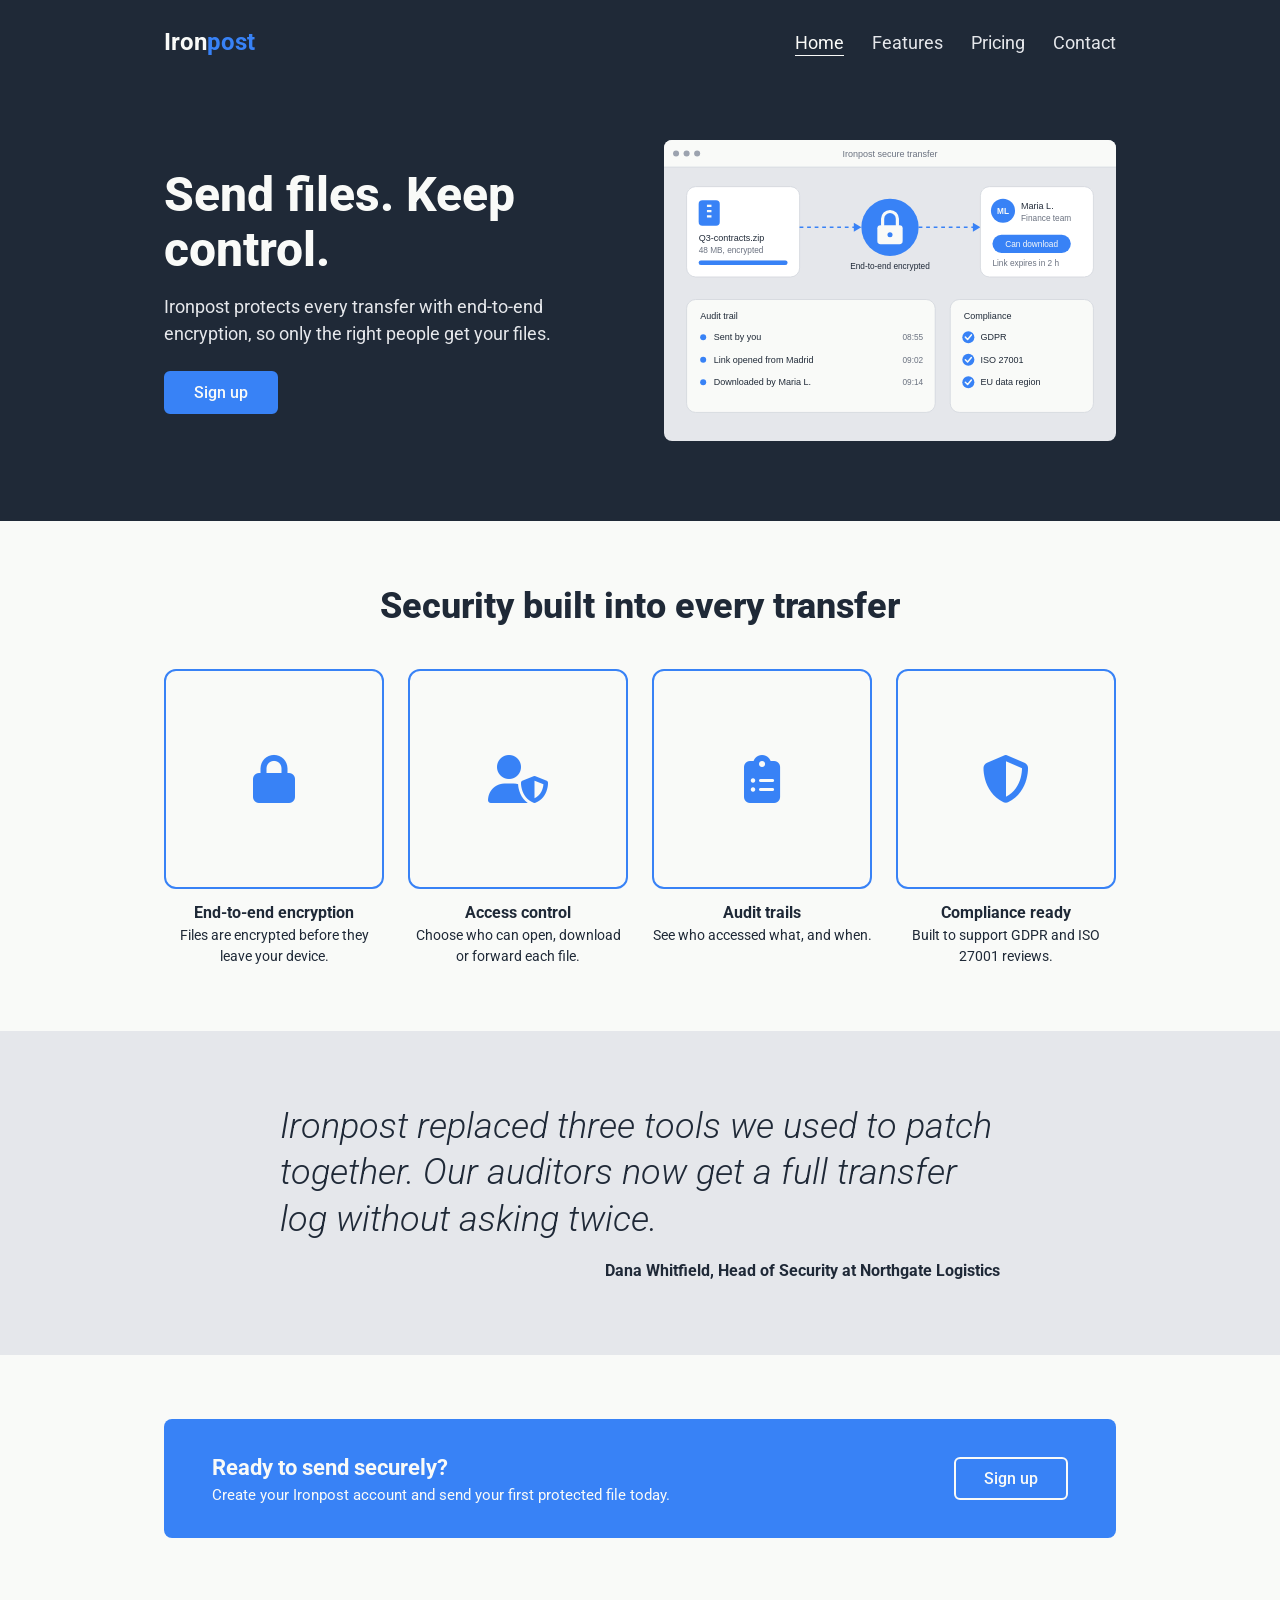
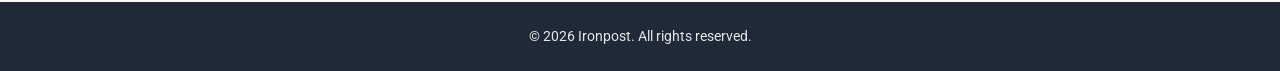
<file: index.html>
<!DOCTYPE html>
<html lang="en">
<head>
  <meta charset="utf-8">
  <meta name="viewport" content="width=device-width, initial-scale=1">
  <title>Secure file transfer | Ironpost</title>
  <meta name="description" content="Ironpost is a secure file transfer platform with end-to-end encryption, access control and audit trails.">
  <link rel="stylesheet" href="https://cdnjs.cloudflare.com/ajax/libs/font-awesome/6.5.2/css/all.min.css">
  <link rel="stylesheet" href="css/style.css">
</head>
<body>
  <header class="site-header">
    <div class="wrap bar">
      <a class="logo" href="index.html" aria-label="Ironpost home">Iron<span>post</span></a>
      <!-- CSS-only burger: the hidden checkbox stores open/closed, the label is the icon you click.
           On small screens, .menu-toggle:checked ~ .nav shows the links. -->
      <input type="checkbox" id="menu-toggle" class="menu-toggle" aria-label="Toggle menu">
      <label for="menu-toggle" class="burger"><i class="fa-solid fa-bars" aria-hidden="true"></i></label>
      <nav class="nav" aria-label="Main">
        <ul>
          <li><a href="index.html" aria-current="page">Home</a></li>
          <li><a href="features.html">Features</a></li>
          <li><a href="pricing.html">Pricing</a></li>
          <li><a href="contact.html">Contact</a></li>
        </ul>
      </nav>
    </div>
  </header>

  <main>
    <section class="hero" aria-labelledby="hero-title">
      <div class="wrap">
        <div class="hero-text">
          <h1 id="hero-title">Send files. Keep control.</h1>
          <p>Ironpost protects every transfer with end-to-end encryption, so only the right people get your files.</p>
          <a class="btn" href="contact.html">Sign up</a>
        </div>
        <div class="hero-media">
          <!-- <picture> = art direction: phones get a simplified composition (hero-small) that stays legible at 375px,
               larger screens get the full scene (hero-large). SVG keeps both sharp on any screen density. -->
          <picture>
            <source media="(max-width: 480px)" srcset="images/hero-small.svg" width="360" height="318">
            <img src="images/hero-large.svg" width="600" height="400" alt="A file travelling from a sender to a recipient through an encrypted link, with an audit trail and compliance badges">
          </picture>
        </div>
      </div>
    </section>

    <section class="info" aria-labelledby="info-title">
      <div class="wrap">
        <h2 id="info-title">Security built into every transfer</h2>
        <ul class="cards">
        <li class="card">
          <div class="card-icon"><i class="fa-solid fa-lock" aria-hidden="true"></i></div>
          <h3>End-to-end encryption</h3>
          <p>Files are encrypted before they leave your device.</p>
        </li>
        <li class="card">
          <div class="card-icon"><i class="fa-solid fa-user-shield" aria-hidden="true"></i></div>
          <h3>Access control</h3>
          <p>Choose who can open, download or forward each file.</p>
        </li>
        <li class="card">
          <div class="card-icon"><i class="fa-solid fa-clipboard-list" aria-hidden="true"></i></div>
          <h3>Audit trails</h3>
          <p>See who accessed what, and when.</p>
        </li>
        <li class="card">
          <div class="card-icon"><i class="fa-solid fa-shield-halved" aria-hidden="true"></i></div>
          <h3>Compliance ready</h3>
          <p>Built to support GDPR and ISO 27001 reviews.</p>
        </li>
        </ul>
      </div>
    </section>

    <section class="quote" aria-label="Customer testimonial">
      <figure>
        <blockquote>
          <p>Ironpost replaced three tools we used to patch together. Our auditors now get a full transfer log without asking twice.</p>
        </blockquote>
        <figcaption>Dana Whitfield, Head of Security at Northgate Logistics</figcaption>
      </figure>
    </section>

    <section class="cta" aria-labelledby="cta-title">
      <div class="wrap">
        <div class="cta-box">
          <div>
            <h2 id="cta-title">Ready to send securely?</h2>
            <p>Create your Ironpost account and send your first protected file today.</p>
          </div>
          <a class="btn btn-outline" href="contact.html">Sign up</a>
        </div>
      </div>
    </section>
  </main>
  <footer class="site-footer">
    <p>&copy; 2026 Ironpost. All rights reserved.</p>
  </footer>
</body>
</html>
</file>
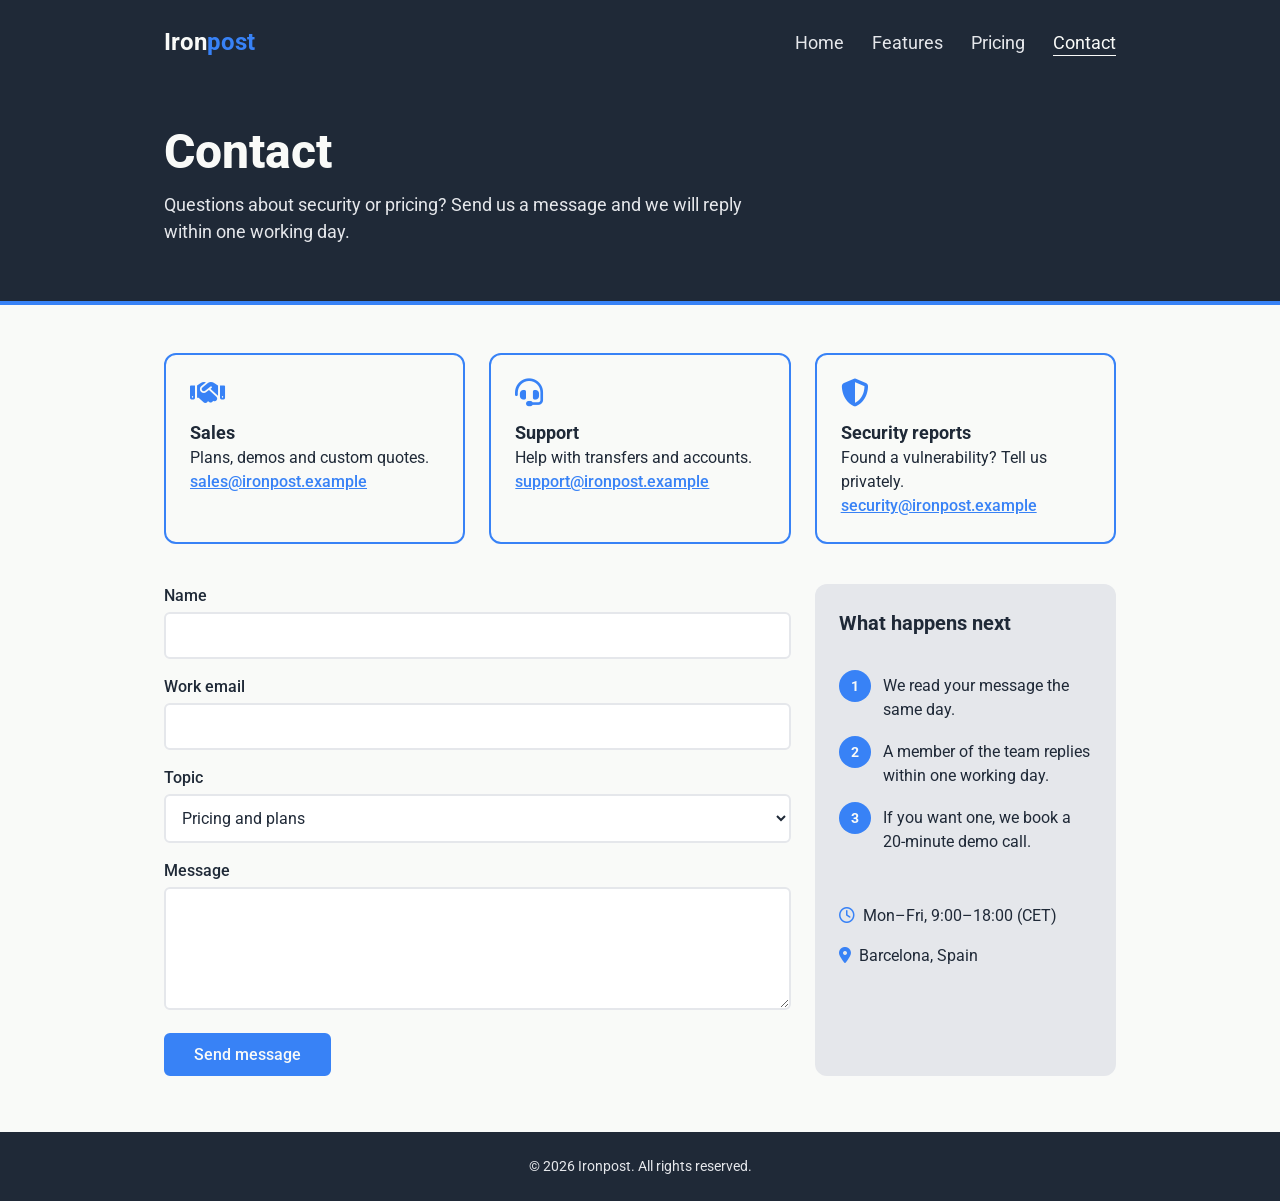
<file: contact.html>
<!DOCTYPE html>
<html lang="en">
<head>
  <meta charset="utf-8">
  <meta name="viewport" content="width=device-width, initial-scale=1">
  <title>Contact | Ironpost</title>
  <meta name="description" content="Contact the Ironpost team for sales, support or security reports.">
  <link rel="stylesheet" href="https://cdnjs.cloudflare.com/ajax/libs/font-awesome/6.5.2/css/all.min.css">
  <link rel="stylesheet" href="css/style.css">
</head>
<body>
  <header class="site-header">
    <div class="wrap bar">
      <a class="logo" href="index.html" aria-label="Ironpost home">Iron<span>post</span></a>
      <!-- CSS-only burger: the hidden checkbox stores open/closed, the label is the icon you click.
           On small screens, .menu-toggle:checked ~ .nav shows the links. -->
      <input type="checkbox" id="menu-toggle" class="menu-toggle" aria-label="Toggle menu">
      <label for="menu-toggle" class="burger"><i class="fa-solid fa-bars" aria-hidden="true"></i></label>
      <nav class="nav" aria-label="Main">
        <ul>
          <li><a href="index.html">Home</a></li>
          <li><a href="features.html">Features</a></li>
          <li><a href="pricing.html">Pricing</a></li>
          <li><a href="contact.html" aria-current="page">Contact</a></li>
        </ul>
      </nav>
    </div>
  </header>

  <main>
    <section class="page-head">
      <div class="wrap">
        <h1>Contact</h1>
        <p>Questions about security or pricing? Send us a message and we will reply within one working day.</p>
      </div>
    </section>
    <div class="wrap methods">
        <article class="method">
          <i class="fa-solid fa-handshake" aria-hidden="true"></i>
          <h2>Sales</h2>
          <p>Plans, demos and custom quotes.</p>
          <a href="mailto:sales@ironpost.example">sales@ironpost.example</a>
        </article>
        <article class="method">
          <i class="fa-solid fa-headset" aria-hidden="true"></i>
          <h2>Support</h2>
          <p>Help with transfers and accounts.</p>
          <a href="mailto:support@ironpost.example">support@ironpost.example</a>
        </article>
        <article class="method">
          <i class="fa-solid fa-shield-halved" aria-hidden="true"></i>
          <h2>Security reports</h2>
          <p>Found a vulnerability? Tell us privately.</p>
          <a href="mailto:security@ironpost.example">security@ironpost.example</a>
        </article>
    </div>
    <div class="wrap contact">
      <form action="#" method="post">
        <div><label for="name">Name</label><input id="name" name="name" type="text" required></div>
        <div><label for="email">Work email</label><input id="email" name="email" type="email" required></div>
        <div><label for="topic">Topic</label>
          <select id="topic" name="topic"><option>Pricing and plans</option><option>Book a demo</option><option>Technical support</option><option>Something else</option></select></div>
        <div><label for="msg">Message</label><textarea id="msg" name="message" rows="5" required></textarea></div>
        <button class="btn" type="submit">Send message</button>
      </form>
      <aside aria-label="What happens next">
        <h2>What happens next</h2>
        <ol class="next-steps">
          <li><span class="step-num">1</span><span>We read your message the same day.</span></li>
          <li><span class="step-num">2</span><span>A member of the team replies within one working day.</span></li>
          <li><span class="step-num">3</span><span>If you want one, we book a 20-minute demo call.</span></li>
        </ol>
        <p><i class="fa-regular fa-clock" aria-hidden="true"></i>Mon&ndash;Fri, 9:00&ndash;18:00 (CET)</p>
        <p><i class="fa-solid fa-location-dot" aria-hidden="true"></i>Barcelona, Spain</p>
      </aside>
    </div>
  </main>
  <footer class="site-footer">
    <p>&copy; 2026 Ironpost. All rights reserved.</p>
  </footer>
</body>
</html>
</file>
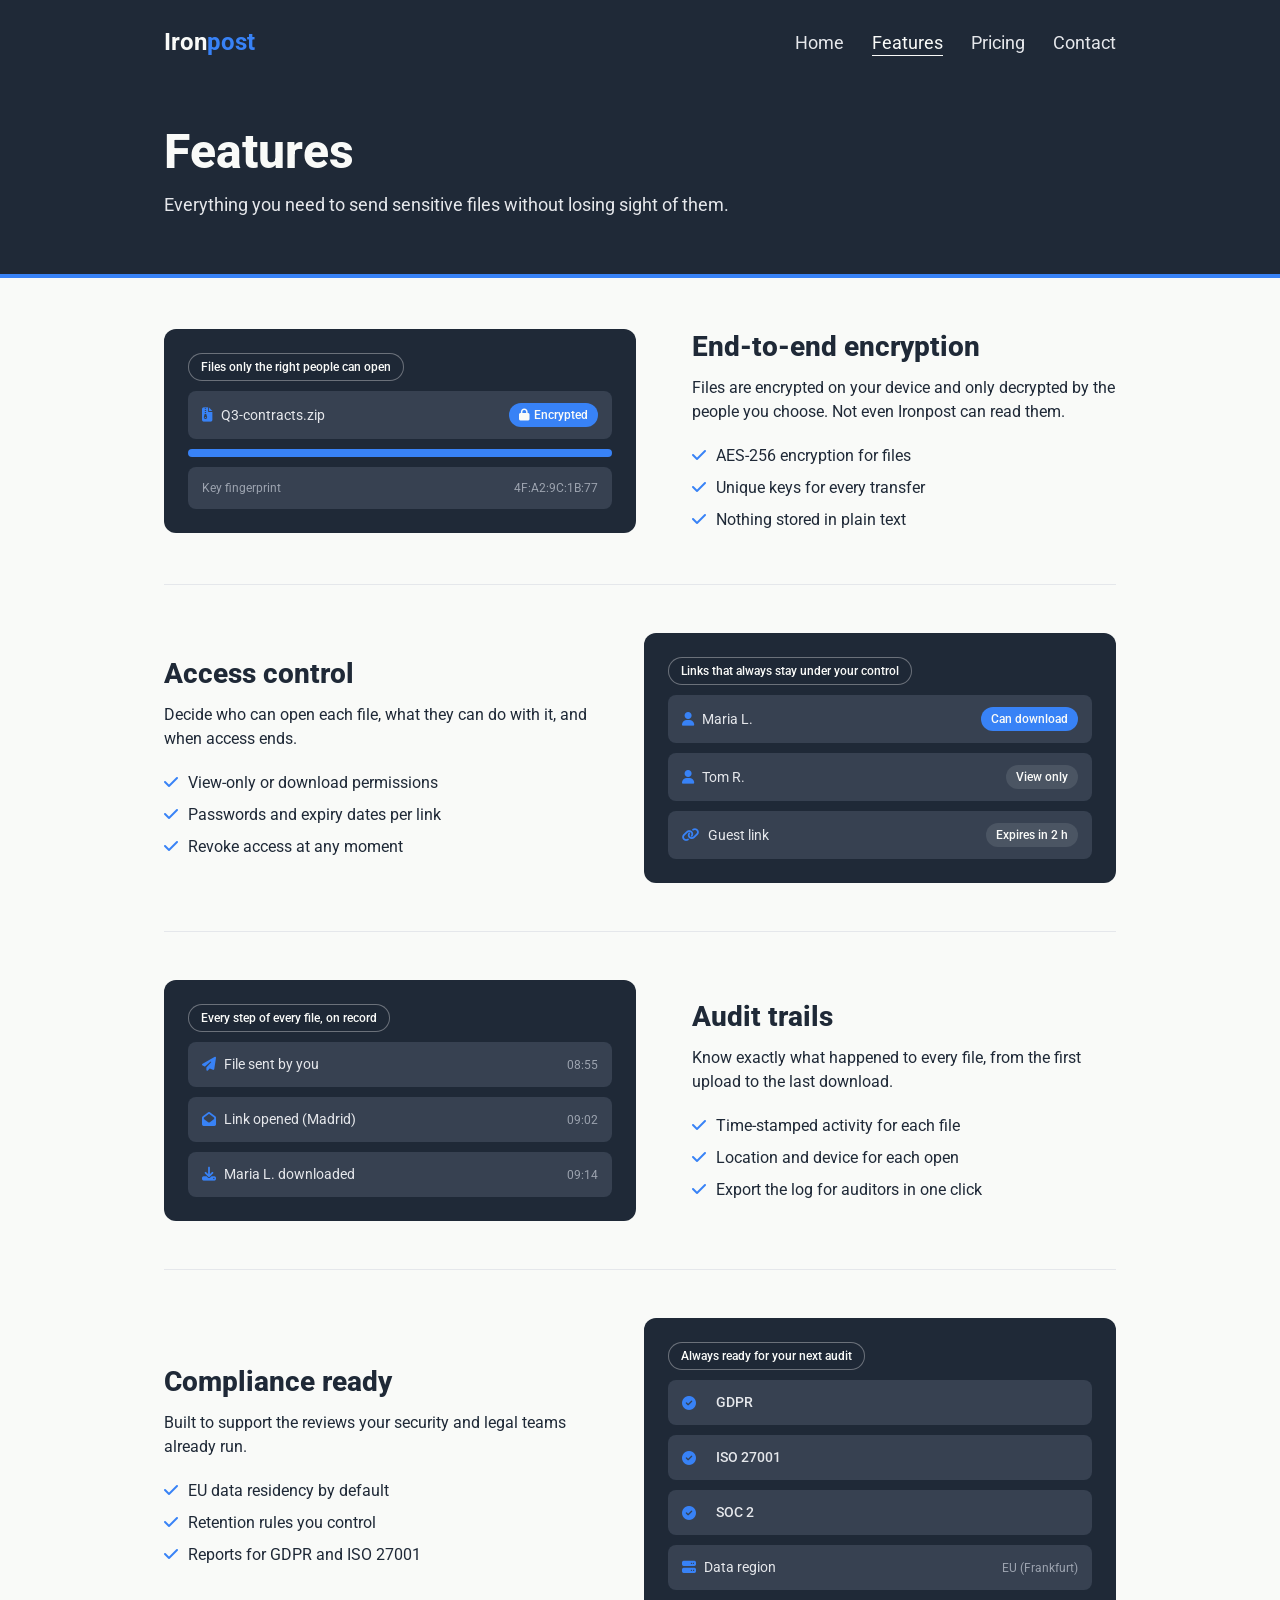
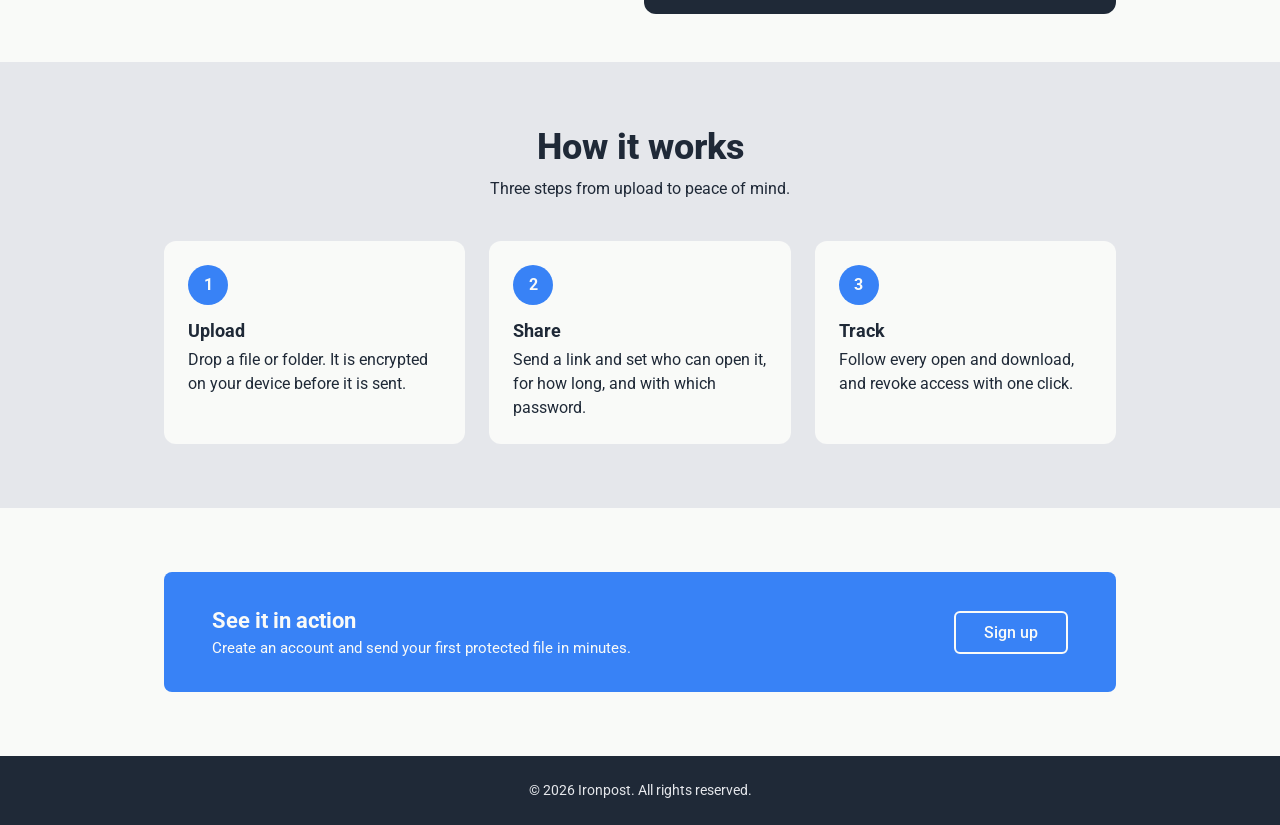
<file: features.html>
<!DOCTYPE html>
<html lang="en">
<head>
  <meta charset="utf-8">
  <meta name="viewport" content="width=device-width, initial-scale=1">
  <title>Features | Ironpost</title>
  <meta name="description" content="Explore Ironpost features: end-to-end encryption, access control, audit trails and compliance tools.">
  <link rel="stylesheet" href="https://cdnjs.cloudflare.com/ajax/libs/font-awesome/6.5.2/css/all.min.css">
  <link rel="stylesheet" href="css/style.css">
</head>
<body>
  <header class="site-header">
    <div class="wrap bar">
      <a class="logo" href="index.html" aria-label="Ironpost home">Iron<span>post</span></a>
      <!-- CSS-only burger: the hidden checkbox stores open/closed, the label is the icon you click.
           On small screens, .menu-toggle:checked ~ .nav shows the links. -->
      <input type="checkbox" id="menu-toggle" class="menu-toggle" aria-label="Toggle menu">
      <label for="menu-toggle" class="burger"><i class="fa-solid fa-bars" aria-hidden="true"></i></label>
      <nav class="nav" aria-label="Main">
        <ul>
          <li><a href="index.html">Home</a></li>
          <li><a href="features.html" aria-current="page">Features</a></li>
          <li><a href="pricing.html">Pricing</a></li>
          <li><a href="contact.html">Contact</a></li>
        </ul>
      </nav>
    </div>
  </header>

  <main>
    <section class="page-head">
      <div class="wrap">
        <h1>Features</h1>
        <p>Everything you need to send sensitive files without losing sight of them.</p>
      </div>
    </section>
    <div class="wrap">
      <article class="feature">
        <div class="panel" aria-hidden="true">
          <span class="example-tag">Files only the right people can open</span>
          <div class="mock-row"><span><i class="fa-solid fa-file-zipper"></i>Q3-contracts.zip</span><span class="pill"><i class="fa-solid fa-lock on-pill"></i>Encrypted</span></div>
          <div class="track"><span></span></div>
          <div class="mock-row"><small>Key fingerprint</small><small>4F:A2:9C:1B:77</small></div></div>
        <div>
          <h2>End-to-end encryption</h2>
          <p>Files are encrypted on your device and only decrypted by the people you choose. Not even Ironpost can read them.</p>
          <ul class="ticks">
            <li><i class="fa-solid fa-check" aria-hidden="true"></i>AES-256 encryption for files</li>
            <li><i class="fa-solid fa-check" aria-hidden="true"></i>Unique keys for every transfer</li>
            <li><i class="fa-solid fa-check" aria-hidden="true"></i>Nothing stored in plain text</li>
          </ul>
        </div>
      </article>
      <article class="feature">
        <div class="panel" aria-hidden="true">
          <span class="example-tag">Links that always stay under your control</span>
          <div class="mock-row"><span><i class="fa-solid fa-user"></i>Maria L.</span><span class="pill">Can download</span></div>
          <div class="mock-row"><span><i class="fa-solid fa-user"></i>Tom R.</span><span class="pill muted">View only</span></div>
          <div class="mock-row"><span><i class="fa-solid fa-link"></i>Guest link</span><span class="pill muted">Expires in 2 h</span></div></div>
        <div>
          <h2>Access control</h2>
          <p>Decide who can open each file, what they can do with it, and when access ends.</p>
          <ul class="ticks">
            <li><i class="fa-solid fa-check" aria-hidden="true"></i>View-only or download permissions</li>
            <li><i class="fa-solid fa-check" aria-hidden="true"></i>Passwords and expiry dates per link</li>
            <li><i class="fa-solid fa-check" aria-hidden="true"></i>Revoke access at any moment</li>
          </ul>
        </div>
      </article>
      <article class="feature">
        <div class="panel" aria-hidden="true">
          <span class="example-tag">Every step of every file, on record</span>
          <div class="mock-row"><span><i class="fa-solid fa-paper-plane"></i>File sent by you</span><small>08:55</small></div>
          <div class="mock-row"><span><i class="fa-solid fa-envelope-open"></i>Link opened (Madrid)</span><small>09:02</small></div>
          <div class="mock-row"><span><i class="fa-solid fa-download"></i>Maria L. downloaded</span><small>09:14</small></div></div>
        <div>
          <h2>Audit trails</h2>
          <p>Know exactly what happened to every file, from the first upload to the last download.</p>
          <ul class="ticks">
            <li><i class="fa-solid fa-check" aria-hidden="true"></i>Time-stamped activity for each file</li>
            <li><i class="fa-solid fa-check" aria-hidden="true"></i>Location and device for each open</li>
            <li><i class="fa-solid fa-check" aria-hidden="true"></i>Export the log for auditors in one click</li>
          </ul>
        </div>
      </article>
      <article class="feature">
        <div class="panel" aria-hidden="true">
          <span class="example-tag">Always ready for your next audit</span>
          <div class="badges">
            <div class="mock-row"><i class="fa-solid fa-circle-check"></i>GDPR</div>
            <div class="mock-row"><i class="fa-solid fa-circle-check"></i>ISO 27001</div>
            <div class="mock-row"><i class="fa-solid fa-circle-check"></i>SOC 2</div>
          </div>
          <div class="mock-row"><span><i class="fa-solid fa-server"></i>Data region</span><small>EU (Frankfurt)</small></div></div>
        <div>
          <h2>Compliance ready</h2>
          <p>Built to support the reviews your security and legal teams already run.</p>
          <ul class="ticks">
            <li><i class="fa-solid fa-check" aria-hidden="true"></i>EU data residency by default</li>
            <li><i class="fa-solid fa-check" aria-hidden="true"></i>Retention rules you control</li>
            <li><i class="fa-solid fa-check" aria-hidden="true"></i>Reports for GDPR and ISO 27001</li>
          </ul>
        </div>
      </article>
    </div>
    <section class="steps-section" aria-labelledby="steps-title">
      <div class="wrap">
        <h2 class="section-title" id="steps-title">How it works</h2>
        <p class="section-lead">Three steps from upload to peace of mind.</p>
        <ol class="steps"><li class="step"><div class="step-num">1</div><h3>Upload</h3><p>Drop a file or folder. It is encrypted on your device before it is sent.</p></li><li class="step"><div class="step-num">2</div><h3>Share</h3><p>Send a link and set who can open it, for how long, and with which password.</p></li><li class="step"><div class="step-num">3</div><h3>Track</h3><p>Follow every open and download, and revoke access with one click.</p></li></ol>
      </div>
    </section>
    <section class="cta" aria-labelledby="cta-title">
      <div class="wrap">
        <div class="cta-box">
          <div><h2 id="cta-title">See it in action</h2>
          <p>Create an account and send your first protected file in minutes.</p></div>
          <a class="btn btn-outline" href="contact.html">Sign up</a>
        </div>
      </div>
    </section>
  </main>
  <footer class="site-footer">
    <p>&copy; 2026 Ironpost. All rights reserved.</p>
  </footer>
</body>
</html>
</file>
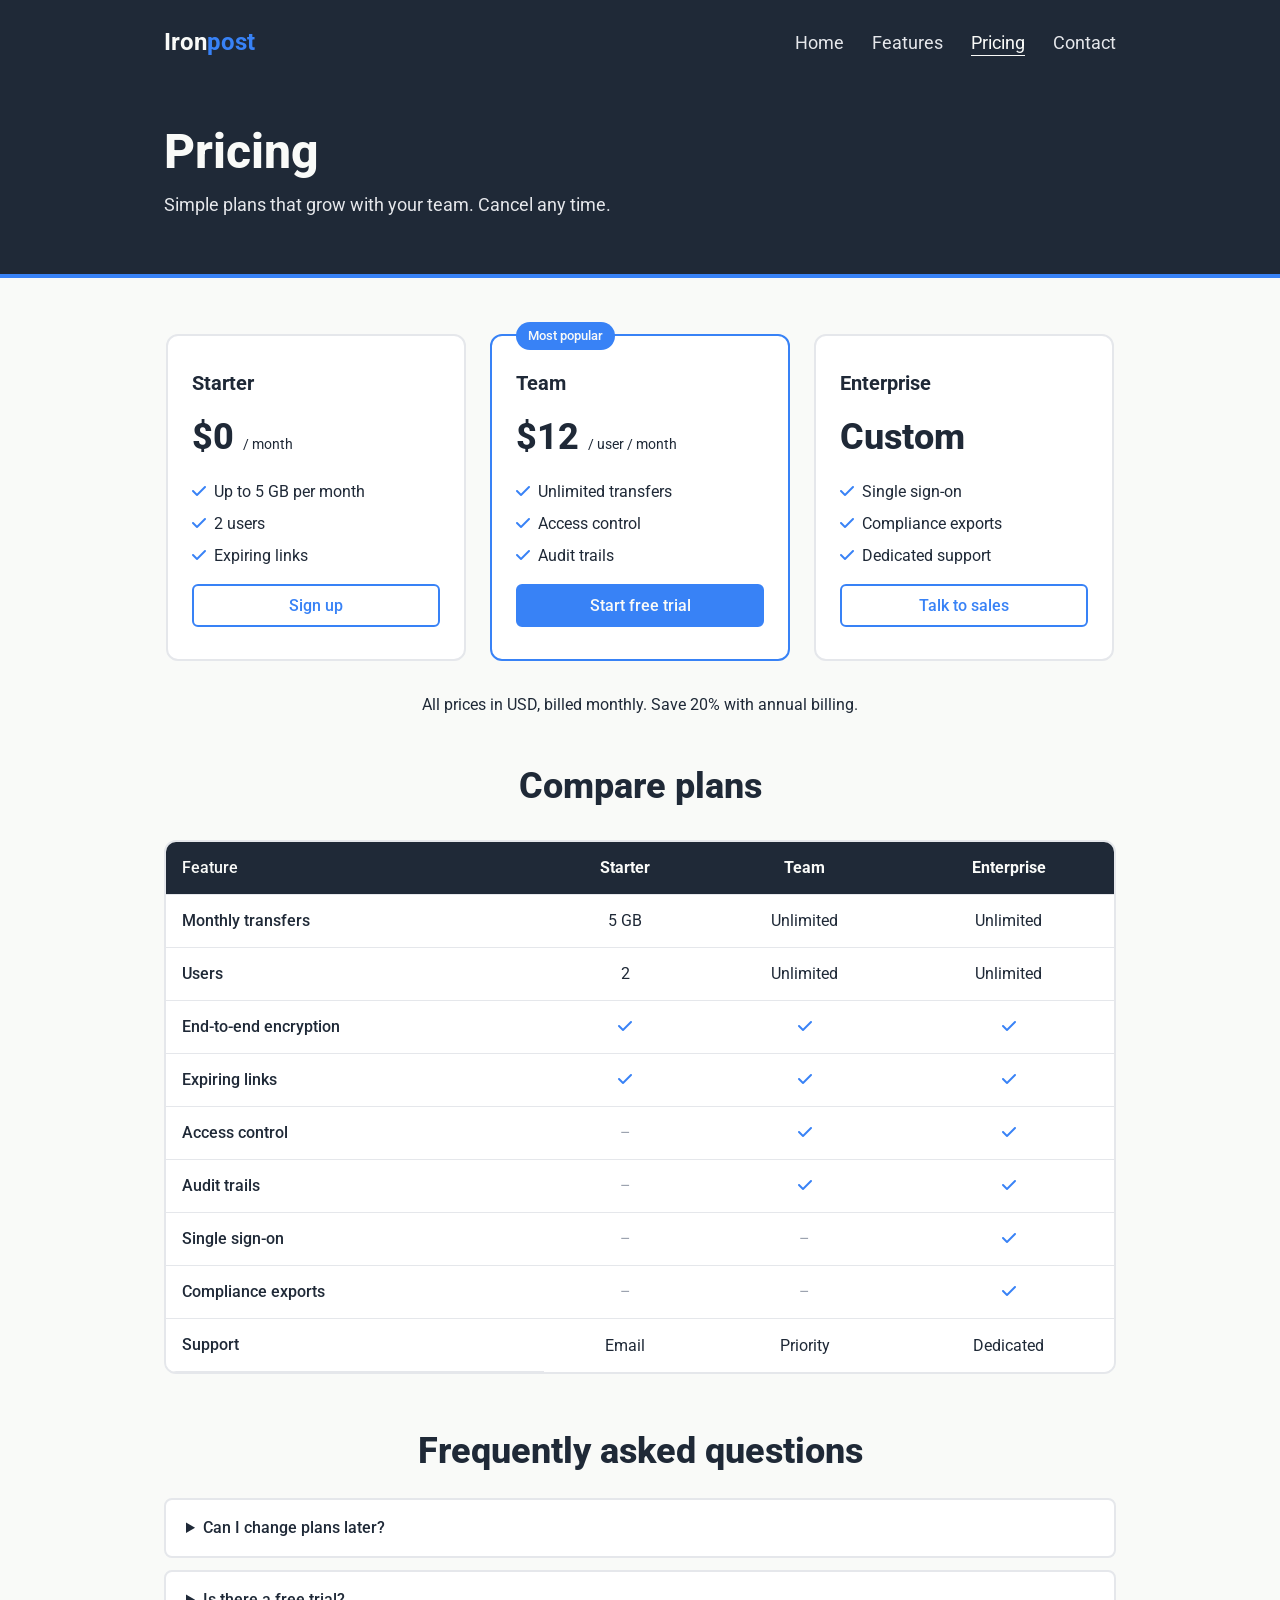
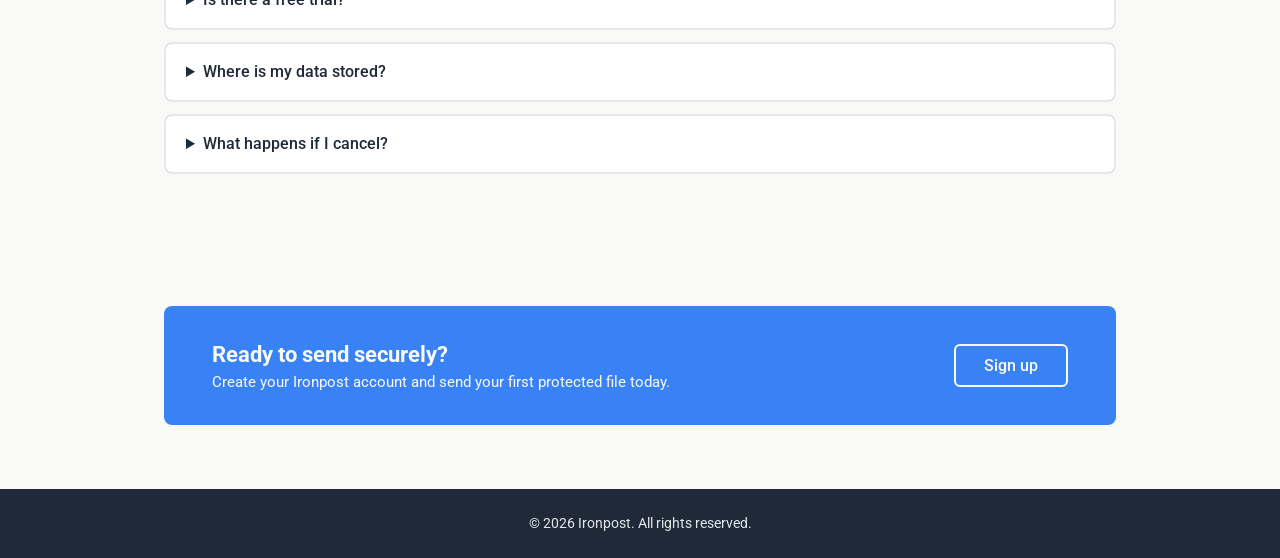
<file: pricing.html>
<!DOCTYPE html>
<html lang="en">
<head>
  <meta charset="utf-8">
  <meta name="viewport" content="width=device-width, initial-scale=1">
  <title>Pricing | Ironpost</title>
  <meta name="description" content="Compare Ironpost plans and pricing for teams of every size.">
  <link rel="stylesheet" href="https://cdnjs.cloudflare.com/ajax/libs/font-awesome/6.5.2/css/all.min.css">
  <link rel="stylesheet" href="css/style.css">
</head>
<body>
  <header class="site-header">
    <div class="wrap bar">
      <a class="logo" href="index.html" aria-label="Ironpost home">Iron<span>post</span></a>
      <!-- CSS-only burger: the hidden checkbox stores open/closed, the label is the icon you click.
           On small screens, .menu-toggle:checked ~ .nav shows the links. -->
      <input type="checkbox" id="menu-toggle" class="menu-toggle" aria-label="Toggle menu">
      <label for="menu-toggle" class="burger"><i class="fa-solid fa-bars" aria-hidden="true"></i></label>
      <nav class="nav" aria-label="Main">
        <ul>
          <li><a href="index.html">Home</a></li>
          <li><a href="features.html">Features</a></li>
          <li><a href="pricing.html" aria-current="page">Pricing</a></li>
          <li><a href="contact.html">Contact</a></li>
        </ul>
      </nav>
    </div>
  </header>

  <main>
    <section class="page-head">
      <div class="wrap">
        <h1>Pricing</h1>
        <p>Simple plans that grow with your team. Cancel any time.</p>
      </div>
    </section>
    <div class="wrap">
      <div class="plans">
        <article class="plan">
          <h2>Starter</h2>
          <p class="price">$0 <small>/ month</small></p>
          <ul>
            <li><i class="fa-solid fa-check" aria-hidden="true"></i>Up to 5 GB per month</li>
            <li><i class="fa-solid fa-check" aria-hidden="true"></i>2 users</li>
            <li><i class="fa-solid fa-check" aria-hidden="true"></i>Expiring links</li>
          </ul>
          <a class="btn btn-outline-dark" href="contact.html">Sign up</a>
        </article>
        <article class="plan featured">
          <span class="badge">Most popular</span>
          <h2>Team</h2>
          <p class="price">$12 <small>/ user / month</small></p>
          <ul>
            <li><i class="fa-solid fa-check" aria-hidden="true"></i>Unlimited transfers</li>
            <li><i class="fa-solid fa-check" aria-hidden="true"></i>Access control</li>
            <li><i class="fa-solid fa-check" aria-hidden="true"></i>Audit trails</li>
          </ul>
          <a class="btn" href="contact.html">Start free trial</a>
        </article>
        <article class="plan">
          <h2>Enterprise</h2>
          <p class="price">Custom <small></small></p>
          <ul>
            <li><i class="fa-solid fa-check" aria-hidden="true"></i>Single sign-on</li>
            <li><i class="fa-solid fa-check" aria-hidden="true"></i>Compliance exports</li>
            <li><i class="fa-solid fa-check" aria-hidden="true"></i>Dedicated support</li>
          </ul>
          <a class="btn btn-outline-dark" href="contact.html">Talk to sales</a>
        </article>
      </div>
    </div>
  
    <p class="plans-note">All prices in USD, billed monthly. Save 20% with annual billing.</p>
    <section class="wrap" aria-labelledby="compare-title">
      <h2 class="section-title" id="compare-title">Compare plans</h2>
      <div class="table-wrap">
        <table aria-label="Plan comparison">
          <thead>
            <tr><th scope="col">Feature</th><th scope="col">Starter</th><th scope="col">Team</th><th scope="col">Enterprise</th></tr>
          </thead>
          <tbody>
            <tr><th scope="row">Monthly transfers</th><td data-label="Starter">5 GB</td><td data-label="Team">Unlimited</td><td data-label="Enterprise">Unlimited</td></tr>
            <tr><th scope="row">Users</th><td data-label="Starter">2</td><td data-label="Team">Unlimited</td><td data-label="Enterprise">Unlimited</td></tr>
            <tr><th scope="row">End-to-end encryption</th><td data-label="Starter"><i class="fa-solid fa-check" aria-label="Included"></i></td><td data-label="Team"><i class="fa-solid fa-check" aria-label="Included"></i></td><td data-label="Enterprise"><i class="fa-solid fa-check" aria-label="Included"></i></td></tr>
            <tr><th scope="row">Expiring links</th><td data-label="Starter"><i class="fa-solid fa-check" aria-label="Included"></i></td><td data-label="Team"><i class="fa-solid fa-check" aria-label="Included"></i></td><td data-label="Enterprise"><i class="fa-solid fa-check" aria-label="Included"></i></td></tr>
            <tr><th scope="row">Access control</th><td data-label="Starter"><span class="dash" aria-label="Not included">&ndash;</span></td><td data-label="Team"><i class="fa-solid fa-check" aria-label="Included"></i></td><td data-label="Enterprise"><i class="fa-solid fa-check" aria-label="Included"></i></td></tr>
            <tr><th scope="row">Audit trails</th><td data-label="Starter"><span class="dash" aria-label="Not included">&ndash;</span></td><td data-label="Team"><i class="fa-solid fa-check" aria-label="Included"></i></td><td data-label="Enterprise"><i class="fa-solid fa-check" aria-label="Included"></i></td></tr>
            <tr><th scope="row">Single sign-on</th><td data-label="Starter"><span class="dash" aria-label="Not included">&ndash;</span></td><td data-label="Team"><span class="dash" aria-label="Not included">&ndash;</span></td><td data-label="Enterprise"><i class="fa-solid fa-check" aria-label="Included"></i></td></tr>
            <tr><th scope="row">Compliance exports</th><td data-label="Starter"><span class="dash" aria-label="Not included">&ndash;</span></td><td data-label="Team"><span class="dash" aria-label="Not included">&ndash;</span></td><td data-label="Enterprise"><i class="fa-solid fa-check" aria-label="Included"></i></td></tr>
            <tr><th scope="row">Support</th><td data-label="Starter">Email</td><td data-label="Team">Priority</td><td data-label="Enterprise">Dedicated</td></tr>
          </tbody>
        </table>
      </div>
    </section>
    <section class="wrap faq" aria-labelledby="faq-title">
      <h2 class="section-title" id="faq-title">Frequently asked questions</h2>
      <details>
        <summary>Can I change plans later?</summary>
        <p>Yes. Upgrade or downgrade at any time and the change applies from your next billing date.</p>
      </details><details>
        <summary>Is there a free trial?</summary>
        <p>The Team plan includes a 14-day free trial. No credit card is needed to start.</p>
      </details><details>
        <summary>Where is my data stored?</summary>
        <p>In EU data centres by default. Enterprise customers can choose a specific region.</p>
      </details><details>
        <summary>What happens if I cancel?</summary>
        <p>You can download everything for 30 days. After that, your files are permanently deleted.</p>
      </details>
    </section>
    <section class="cta" aria-labelledby="cta-title">
      <div class="wrap">
        <div class="cta-box">
          <div>
            <h2 id="cta-title">Ready to send securely?</h2>
            <p>Create your Ironpost account and send your first protected file today.</p>
          </div>
          <a class="btn btn-outline" href="contact.html">Sign up</a>
        </div>
      </div>
    </section>
  </main>
  <footer class="site-footer">
    <p>&copy; 2026 Ironpost. All rights reserved.</p>
  </footer>
</body>
</html>
</file>
<file: css/style.css>
/* Ironpost - shared stylesheet. Flexbox only (no Grid), no JavaScript. */
@import url('https://fonts.googleapis.com/css2?family=Roboto:ital,wght@0,300;0,400;0,500;0,700;0,900;1,300&display=swap');

:root {
  --dark: #1F2937;
  --light: #F9FAF8;
  --grey: #E5E7EB;
  --blue: #3882F6;
}

*, *::before, *::after { box-sizing: border-box; margin: 0; padding: 0; }

body {
  font-family: 'Roboto', sans-serif;
  color: var(--dark);
  background: var(--light);
  line-height: 1.5;
  display: flex;
  flex-direction: column;
  min-height: 100vh;
}
main { flex: 1; }
img { display: block; max-width: 100%; height: auto; }
ul { list-style: none; }
a { color: inherit; }
:focus-visible { outline: 3px solid var(--blue); outline-offset: 3px; }

.wrap { width: 100%; max-width: 1000px; margin: 0 auto; padding: 0 24px; }

/* Buttons */
.btn {
  display: inline-block;
  background: var(--blue);
  color: var(--light);
  font: 500 16px 'Roboto', sans-serif;
  text-decoration: none;
  padding: 10px 28px;
  border: 2px solid var(--blue);
  border-radius: 6px;
  cursor: pointer;
}
.btn:hover { background: #2B6FDC; border-color: #2B6FDC; }
.btn-outline { background: transparent; border-color: var(--light); }
.btn-outline:hover { background: var(--light); color: var(--blue); border-color: var(--light); }

/* Header + CSS-only burger menu */
.site-header { background: var(--dark); }
.bar {
  position: relative;
  display: flex;
  align-items: center;
  justify-content: space-between;
  padding-top: 24px;
  padding-bottom: 24px;
}
.logo { font-size: 24px; font-weight: 700; color: var(--light); text-decoration: none; }
.logo span { color: var(--blue); }
.nav ul { display: flex; gap: 28px; }
.nav a { font-size: 18px; color: var(--grey); text-decoration: none; }
.nav a:hover, .nav a[aria-current="page"] { color: var(--light); }
.nav a[aria-current="page"] { text-decoration: underline; text-underline-offset: 6px; }
.burger { display: none; color: var(--light); font-size: 26px; cursor: pointer; }
.menu-toggle { position: absolute; opacity: 0; width: 1px; height: 1px; }
.menu-toggle:focus-visible + .burger { outline: 3px solid var(--blue); outline-offset: 4px; }

/* Hero */
.hero { background: var(--dark); padding: 56px 0 80px; }
.hero .wrap { display: flex; align-items: center; gap: 48px; }
.hero-text, .hero-media { flex: 1 1 0; }
.hero h1 { font-size: 48px; font-weight: 800; line-height: 1.15; color: var(--light); }
.hero p { font-size: 18px; color: var(--grey); margin: 16px 0 24px; }
.hero-media img { width: 100%; border-radius: 8px; }

/* Info cards */
.info { padding: 64px 0; text-align: center; }
.info h2, .quote-title { font-size: 36px; font-weight: 800; color: var(--dark); line-height: 1.2; }
.cards { display: flex; flex-wrap: wrap; justify-content: center; gap: 24px; margin-top: 40px; }
.card { flex: 1 1 180px; max-width: 220px; }
.card-icon {
  display: flex;
  align-items: center;
  justify-content: center;
  aspect-ratio: 1 / 1;
  border: 2px solid var(--blue);
  border-radius: 12px;
  color: var(--blue);
  font-size: 48px;
  margin-bottom: 12px;
}
.card h3 { font-size: 16px; font-weight: 700; }
.card p { font-size: 14px; }

/* Quote */
.quote { background: var(--grey); padding: 72px 24px; }
.quote figure { max-width: 720px; margin: 0 auto; }
.quote blockquote p { font-size: 36px; font-weight: 300; font-style: italic; line-height: 1.3; color: var(--dark); }
.quote figcaption { text-align: right; font-weight: 700; margin-top: 16px; }

/* Call to action */
.cta { padding: 64px 0; }
.cta-box {
  display: flex;
  align-items: center;
  justify-content: space-between;
  gap: 24px;
  background: var(--blue);
  color: var(--light);
  border-radius: 8px;
  padding: 32px 48px;
}
.cta-box h2 { font-size: 22px; font-weight: 700; }
.cta-box p { font-size: 15px; }

/* Footer */
.site-footer { background: var(--dark); color: var(--grey); text-align: center; font-size: 14px; padding: 24px; }

/* Inner pages */
.page-head { background: var(--dark); padding: 40px 0 56px; }
.page-head h1 { font-size: 48px; font-weight: 800; color: var(--light); line-height: 1.15; }
.page-head p { font-size: 18px; color: var(--grey); margin-top: 12px; max-width: 600px; }

.feature { display: flex; align-items: center; gap: 56px; padding: 48px 0; }
.feature:nth-child(even) { flex-direction: row-reverse; }
.feature h2 { font-size: 28px; font-weight: 800; margin-bottom: 8px; }

.plans { display: flex; flex-wrap: wrap; justify-content: center; gap: 24px; padding: 56px 0; }
.plan {
  display: flex;
  flex-direction: column;
  gap: 12px;
  flex: 1 1 260px;
  max-width: 300px;
  background: #fff;
  border: 2px solid var(--grey);
  border-radius: 12px;
  padding: 32px 24px;
}
.plan.featured { border-color: var(--blue); }
.plan h2 { font-size: 20px; font-weight: 700; }
.price { font-size: 36px; font-weight: 800; }
.price small { font-size: 14px; font-weight: 400; }
.plan li { padding: 4px 0; }
.plan li i { color: var(--blue); margin-right: 8px; }
.plan .btn { margin-top: auto; text-align: center; }

.contact { display: flex; gap: 24px; padding-block: 56px; }
.contact form { flex: 0 0 calc(66.667% - 8px); min-width: 0; display: flex; flex-direction: column; gap: 16px; }
.contact aside { flex: 0 0 calc(33.333% - 16px); min-width: 0; display: flex; flex-direction: column; gap: 16px; }
.contact label { display: block; font-weight: 500; margin-bottom: 4px; }
.contact input, .contact textarea {
  width: 100%;
  font: 400 16px 'Roboto', sans-serif;
  color: var(--dark);
  padding: 12px;
  border: 2px solid var(--grey);
  border-radius: 6px;
  background: #fff;
}
.contact form .btn { align-self: flex-start; }
.contact aside i { color: var(--blue); margin-right: 8px; }

/* Tablet */
@media (max-width: 768px) {
  .hero .wrap { flex-direction: column; align-items: stretch; gap: 32px; }
  .hero h1, .page-head h1 { font-size: 40px; }
  .card { flex: 0 1 calc(50% - 12px); max-width: none; }
  .quote blockquote p { font-size: 28px; }
  .cta-box { flex-direction: column; text-align: center; padding: 32px 24px; }
  .feature, .feature:nth-child(even) { flex-direction: column; text-align: left; gap: 24px; padding: 36px 0; }
  .contact { flex-direction: column; gap: 32px; }

  /* Burger menu: checkbox + label, no JavaScript */
  .bar { flex-wrap: wrap; }
  .burger { display: block; }
  .nav { display: none; flex-basis: 100%; margin-top: 16px; }
  .nav ul { flex-direction: column; gap: 0; }
  .nav a { display: block; padding: 12px 0; border-top: 1px solid #374151; }
  .menu-toggle:checked ~ .nav { display: block; }
}

/* Mobile */
@media (max-width: 480px) {
  .hero { padding: 32px 0 56px; }
  .hero h1, .page-head h1 { font-size: 32px; }
  .info { padding: 48px 0; }
  .info h2 { font-size: 28px; }
  .card { flex-basis: 100%; max-width: 280px; }
  .card-icon { aspect-ratio: auto; height: 110px; }
  .quote { padding: 48px 24px; }
  .quote blockquote p { font-size: 22px; }
  .btn { display: block; text-align: center; }
  .plan { max-width: none; }
}

/* Outline button for light backgrounds (pricing) */
.btn-outline-dark { background: transparent; color: var(--blue); }
.btn-outline-dark:hover { background: var(--blue); color: var(--light); }

/* ===== Secondary pages: richer layouts ===== */
.page-head { border-bottom: 4px solid var(--blue); }
.section-title { font-size: 36px; font-weight: 800; line-height: 1.2; text-align: center; }
.section-lead { text-align: center; max-width: 560px; margin: 8px auto 0; }

/* Features */
.feature + .feature { border-top: 1px solid var(--grey); }
.feature > * { flex: 1 1 0; min-width: 0; }
.ticks { margin-top: 16px; }
.ticks li { padding: 4px 0; }
.ticks i { color: var(--blue); margin-right: 10px; }

.panel { display: flex; flex-direction: column; gap: 10px; background: var(--dark); color: var(--grey); border-radius: 12px; padding: 24px; font-size: 14px; }
.mock-row { display: flex; align-items: center; justify-content: space-between; gap: 12px; background: #374151; border-radius: 8px; padding: 12px 14px; }
.mock-row i { color: var(--blue); margin-right: 8px; }
.mock-row small { color: #9CA3AF; font-size: 12px; }
.pill { flex: none; background: var(--blue); color: var(--light); font-size: 12px; font-weight: 500; border-radius: 99px; padding: 3px 10px; }
.pill.muted { background: #4B5563; }
.mock-row i.on-pill { color: var(--light); margin-right: 4px; }
.track { height: 8px; background: #4B5563; border-radius: 4px; overflow: hidden; }
.track span { display: block; height: 100%; width: 100%; background: var(--blue); }
.badges { display: flex; flex-direction: column; gap: 10px; }
.badges .mock-row { justify-content: flex-start; font-weight: 500; }

.steps-section { background: var(--grey); padding: 64px 0; }
.steps { display: flex; flex-wrap: wrap; gap: 24px; margin-top: 40px; }
.step { flex: 1 1 240px; background: var(--light); border-radius: 12px; padding: 24px; }
.step-num { display: flex; align-items: center; justify-content: center; width: 40px; height: 40px; border-radius: 50%; background: var(--blue); color: var(--light); font-weight: 700; margin-bottom: 12px; }
.step h3 { font-size: 18px; font-weight: 700; margin-bottom: 4px; }

/* Pricing */
.plan { position: relative; }
.badge { position: absolute; top: -14px; left: 24px; background: var(--blue); color: var(--light); font-size: 13px; font-weight: 500; border-radius: 99px; padding: 4px 12px; }
.plans-note { padding-inline: 24px; text-align: center; margin-top: -24px; padding-bottom: 48px; }
.table-wrap { overflow: hidden; margin-top: 32px; border: 2px solid var(--grey); border-radius: 12px; }
table { width: 100%; border-collapse: collapse; background: #fff; }
th, td { padding: 14px 16px; text-align: center; border-bottom: 1px solid var(--grey); }
th:first-child, td:first-child { text-align: left; font-weight: 500; }
thead th { background: var(--dark); color: var(--light); font-weight: 700; }
tbody tr:last-child td { border-bottom: 0; }
.fa-check { color: var(--blue); }
.dash { color: #9CA3AF; }
.faq { padding-block: 56px; }
.faq h2 { margin-bottom: 24px; }
details { background: #fff; border: 2px solid var(--grey); border-radius: 8px; margin-bottom: 12px; }
summary { cursor: pointer; font-weight: 500; padding: 16px 20px; }
details p { padding: 0 20px 16px; }

/* Contact */
.methods { display: flex; flex-wrap: nowrap; gap: 24px; padding-top: 48px; }
.method { flex: 1 1 0; min-width: 0; border: 2px solid var(--blue); border-radius: 12px; padding: 24px; }
.method i { color: var(--blue); font-size: 28px; margin-bottom: 12px; }
.method h2 { font-size: 18px; font-weight: 700; }
.method a { color: var(--blue); font-weight: 500; overflow-wrap: anywhere; }
.contact { padding-top: 40px; }
.contact select { width: 100%; font: 400 16px 'Roboto', sans-serif; color: var(--dark); padding: 12px; border: 2px solid var(--grey); border-radius: 6px; background: #fff; }
.contact aside { background: var(--grey); border-radius: 12px; padding: 24px; }
.contact aside h2 { font-size: 20px; font-weight: 700; }
.contact aside ol { padding-left: 20px; }
.contact aside li { margin-bottom: 8px; }

@media (max-width: 768px) {
  .feature > * { flex: 0 0 auto; width: 100%; }
  .section-title { font-size: 28px; }
}

/* Round 3 tweaks */
.steps { list-style: none; }
.hero-media { position: relative; }
.example-tag { align-self: flex-start; font-size: 13px; background: rgba(31, 41, 55, 0.85); color: var(--light); border: 1px solid rgba(249, 250, 248, 0.35); font-size: 12px; font-weight: 500; border-radius: 99px; padding: 4px 12px; }

/* What happens next: numbered circles like the feature steps */
.contact aside .next-steps { list-style: none; padding: 0; margin: 16px 0 20px; }
.contact aside .next-steps li { display: flex; align-items: flex-start; gap: 12px; margin-bottom: 14px; }
.next-steps .step-num { flex: none; width: 32px; height: 32px; margin-bottom: 0; font-size: 14px; }
.next-steps span:last-child { padding-top: 4px; }

/* Contact: form = 2 columns, aside = 1 column (same grid as the 3 cards above) */
@media (max-width: 768px) {
  .methods { flex-wrap: wrap; }
  .method { flex: 1 1 240px; }
  .contact form, .contact aside { flex: none; }
}

/* Comparison table: on tablet/mobile each row becomes a small stacked card (no horizontal scroll) */
@media (max-width: 768px) {
  thead { position: absolute; width: 1px; height: 1px; overflow: hidden; clip: rect(0 0 0 0); }
  table, tbody, tr, th, td { display: block; width: 100%; }
  tbody th { background: var(--grey); text-align: left; padding: 12px 16px; border-bottom: 0; }
  td { display: flex; align-items: center; justify-content: space-between; text-align: right; padding: 10px 16px; }
  td::before { content: attr(data-label); font-weight: 500; text-align: left; }
  tbody tr:last-child td:last-child { border-bottom: 0; }
}
</file>
